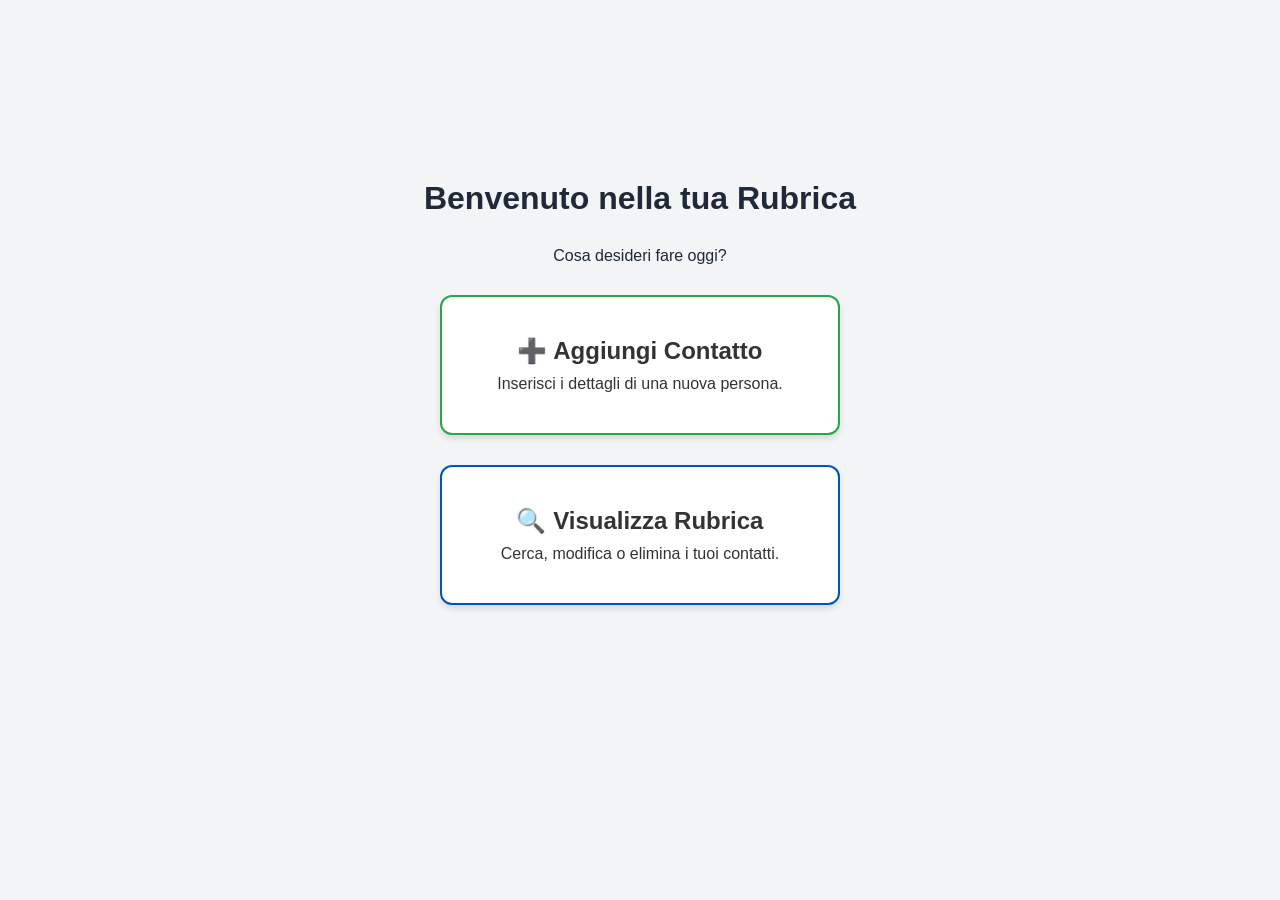
<file: Frontend/index.html>
<!DOCTYPE html>
<html lang="it">
<head>
    <meta charset="UTF-8">
    <meta name="viewport" content="width=device-width, initial-scale=1.0">
    <title>Rubrica - Home</title>
    <link rel="stylesheet" href="style.css">
    <style>
        .home-container {
            display: flex;
            flex-direction: column;
            align-items: center;
            justify-content: center;
            min-height: 80vh;
            gap: 30px;
        }
        .action-card {
            background: #fff;
            padding: 40px;
            border-radius: 12px;
            box-shadow: 0 4px 6px rgba(0,0,0,0.1);
            text-align: center;
            width: 100%;
            max-width: 400px;
            text-decoration: none;
            color: #333;
            transition: transform 0.2s;
            border: 2px solid transparent;
        }
        .action-card:hover {
            transform: translateY(-5px);
        }
        .card-add { border-color: #28a745; }
        .card-view { border-color: #0056b3; }
        .action-card h2 { margin-bottom: 10px; }
    </style>
</head>
<body>

    <div class="container home-container">
        <h1>Benvenuto nella tua Rubrica</h1>
        <p>Cosa desideri fare oggi?</p>

        <a href="crea.html" class="action-card card-add">
            <h2>➕ Aggiungi Contatto</h2>
            <p>Inserisci i dettagli di una nuova persona.</p>
        </a>

        <a href="visualizza.html" class="action-card card-view">
            <h2>🔍 Visualizza Rubrica</h2>
            <p>Cerca, modifica o elimina i tuoi contatti.</p>
        </a>
    </div>

</body>
</html>
</file>
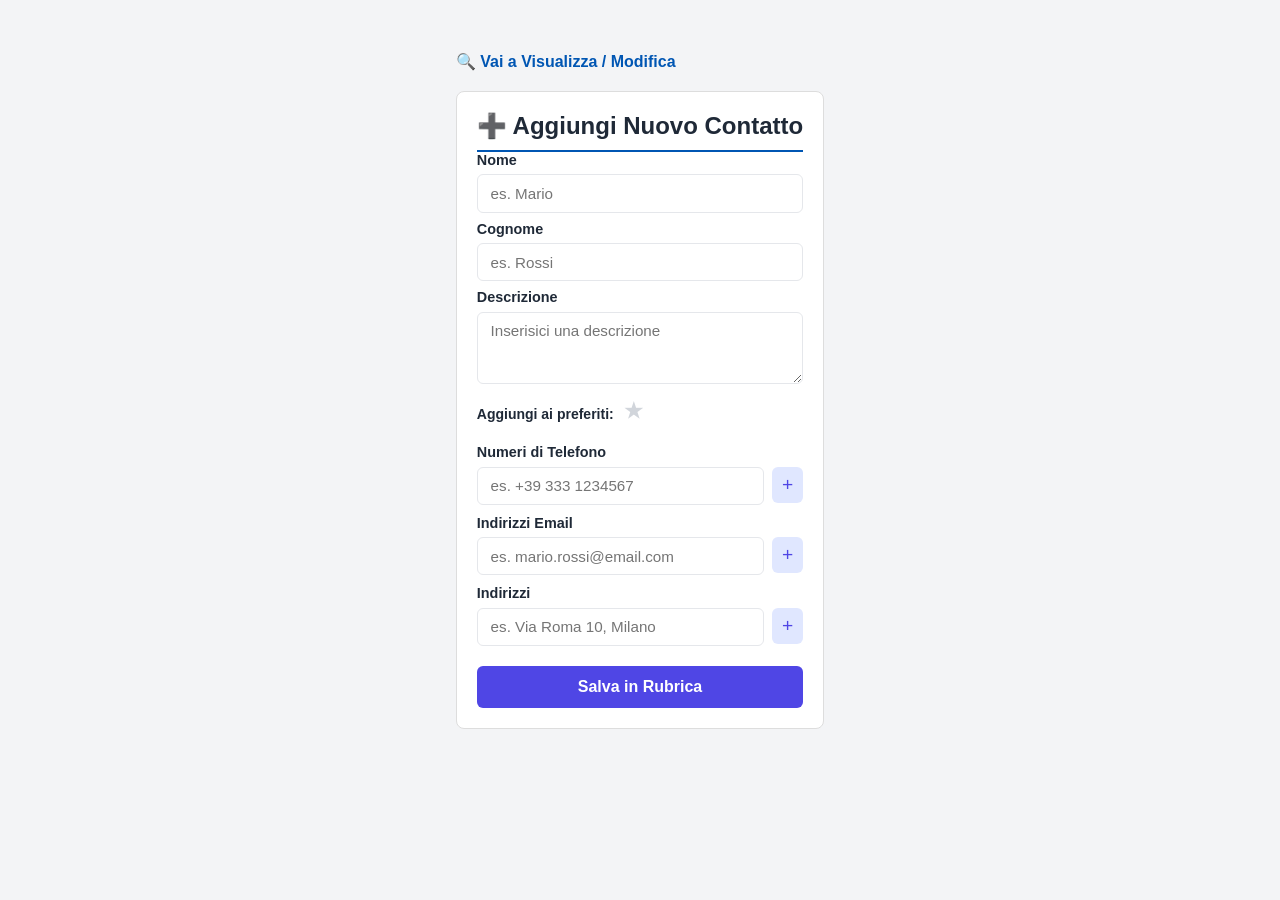
<file: Frontend/crea.html>
<!DOCTYPE html>
<html lang="it">
<head>
    <meta charset="UTF-8">
    <meta name="viewport" content="width=device-width, initial-scale=1.0">
    <title>Rubrica - Nuovo Contatto</title>
    <link rel="stylesheet" href="style.css">
</head>
<body>

    <div class="container" style="max-width: 800px; margin: 0 auto; padding: 20px;">
        
        <nav style="margin-bottom: 20px;">
            <a href="visualizza.html" style="color: #0056b3; font-weight: bold; text-decoration: none;">🔍 Vai a Visualizza / Modifica</a>
        </nav>

        <section class="form-panel" style="background: #fff; padding: 20px; border-radius: 8px; border: 1px solid #ddd;">
            <h2 style="margin-top: 0; padding-bottom: 10px; border-bottom: 2px solid #0056b3;">➕ Aggiungi Nuovo Contatto</h2>
                
            <div class="form-group">
                <label for="name">Nome</label>
                <div class="dynamic-input-group">
                    <input type="text" id="name" class="form-control" placeholder="es. Mario">
                </div>

                <label for="surname">Cognome</label>
                <div class="dynamic-input-group">
                    <input type="text" id="surname" class="form-control" placeholder="es. Rossi">
                </div>

                <label for="name">Descrizione</label>
                <div class="dynamic-input-group">
                     <textarea id="description" class="form-control textarea-resizable" rows="3" placeholder="Inserisici una descrizione"></textarea>
                </div>

                <div class="fav-input-group" style="margin: 15px 0; display: flex; align-items: center; gap: 10px;">
                    <span style="font-size: 14px; font-weight: bold;">Aggiungi ai preferiti:</span>
                    <label class="card-fav-toggle" style="cursor: pointer; font-size: 20px;">
                        <input type="checkbox" id="isFavorite">
                        <span class="star">★</span>
                    </label>
                </div>

                </div>
                <div class="form-group" id="number-container">
                <label>Numeri di Telefono</label>
                <div class="dynamic-input-group">
                    <input type="tel" class="form-control number" placeholder="es. +39 333 1234567">
                    <button type="button" id="addNumber" class="btn-add-field" title="Aggiungi numero">+</button>
                </div>
            </div>

            <div class="form-group" id="emails-container">
                <label>Indirizzi Email</label>
                <div class="dynamic-input-group">
                    <input type="email" class="form-control email" placeholder="es. mario.rossi@email.com">
                    <button type="button" id="addEmail" class="btn-add-field" title="Aggiungi email">+</button>
                </div>
            </div>

            <div class="form-group" id="address-container">
                <label>Indirizzi</label>
                <div class="dynamic-input-group">
                    <input type="text" class="form-control address" placeholder="es. Via Roma 10, Milano">
                    <button type="button" id="addAddress" class="btn-add-field" title="Aggiungi indirizzo">+</button>
                </div>
            </div>
            
            <button type="submit" id="postContact" class="btn-submit" style="width: 100%; margin-top: 10px;">Salva in Rubrica</button>
        </section>

    </div>
    
    <script src="api.js"></script>
    <script src="main_crea.js"></script>
</body>
</html>
</file>
<file: Frontend/style.css>
/* =============================================
   VARIABILI
   ============================================= */
:root {
    --primary-color: #4f46e5;
    --primary-hover: #4338ca;
    --bg-color: #f3f4f6;
    --card-bg: #ffffff;
    --text-main: #1f2937;
    --text-muted: #6b7280;
    --border-color: #e5e7eb;
    --accent-fav: #eab308;

    --blue: #0056b3;
    --blue-light: #f0f7ff;
    --green: #28a745;
    --green-light: #f4fbf6;
    --cyan: #17a2b8;
    --orange: #fd7e14;
    --teal: #20c997;
    --purple: #6f42c1;
    --gray: #6c757d;
}

/* =============================================
   RESET & BASE
   ============================================= */
* {
    box-sizing: border-box;
    margin: 0;
    padding: 0;
    font-family: 'Segoe UI', Roboto, Helvetica, Arial, sans-serif;
}

body {
    background-color: var(--bg-color);
    color: var(--text-main);
    padding: 2rem 1rem;
    display: flex;
    justify-content: center;
}

/* =============================================
   LAYOUT
   ============================================= */
.page-container {
    display: flex;
    flex-direction: column;
    gap: 40px;
    max-width: 800px;
    margin: 0 auto;
    padding: 20px;
    width: 100%;
}

.section-divider {
    border: 0;
    border-top: 1px solid #ccc;
    margin: 0;
}

/* =============================================
   NAVIGAZIONE
   ============================================= */
.top-nav {
    /* spazio per eventuali futuri link */
}

.nav-link-create {
    color: var(--green);
    font-weight: bold;
    text-decoration: none;
}

/* =============================================
   PANNELLI
   ============================================= */
.form-panel,
.list-panel {
    background: var(--card-bg);
    padding: 20px;
    border-radius: 8px;
}

.panel-blue {
    border: 1px solid var(--blue);
}

.panel-green {
    border: 1px solid var(--green);
}

/* =============================================
   TITOLI PANNELLO
   ============================================= */
.panel-title {
    margin-top: 0;
    padding-bottom: 10px;
    border-bottom-width: 2px;
    border-bottom-style: solid;
}

.panel-title--blue {
    border-bottom-color: var(--blue);
    color: var(--blue);
}

.panel-title--green {
    border-bottom-color: var(--green);
    color: var(--green);
}

/* =============================================
   FORM
   ============================================= */
.form-group {
    margin-bottom: 10px;
}

.form-group--last {
    margin-bottom: 20px;
}

.form-group--highlight-blue {
    margin-bottom: 20px;
    background: var(--blue-light);
    padding: 15px;
    border-radius: 4px;
}

.form-group label {
    display: block;
    margin-bottom: 0.4rem;
    font-weight: 600;
    font-size: 0.9rem;
    color: var(--text-main);
}

.label-bold {
    font-weight: bold;
}

.label-block {
    display: block;
    margin-bottom: 5px;
}

.form-control {
    width: 100%;
    padding: 0.6rem 0.8rem;
    border: 1px solid var(--border-color);
    border-radius: 6px;
    font-size: 0.95rem;
    outline: none;
    transition: border-color 0.2s;
}

.form-control:focus {
    border-color: var(--primary-color);
}

.textarea-resizable {
    resize: vertical;
}

/* =============================================
   FORM MODIFICA
   ============================================= */
.edit-form-container {
    padding: 15px;
    border: 1px dashed var(--blue);
    border-radius: 4px;
}

.edit-form-title {
    margin-top: 0;
    color: var(--blue);
    font-size: 16px;
}

.hidden {
    display: none;
}

/* Riga preferito */
.fav-row {
    margin: 15px 0;
    display: flex;
    align-items: center;
    gap: 10px;
}

.fav-label {
    font-weight: bold;
}

/* =============================================
   BOTTONI AZIONE
   ============================================= */
.action-buttons-container {
    display: flex;
    gap: 15px;
    margin-top: 20px;
}

.btn-save {
    flex: 2;
    background-color: var(--blue);
    font-weight: bold;
    color: white;
    padding: 10px;
    border: none;
    border-radius: 4px;
    cursor: pointer;
}

.btn-save:hover {
    background-color: #004494;
}

.btn-delete {
    flex: 1;
    padding: 10px;
}

.btn-submit {
    width: 100%;
    background: var(--primary-color);
    color: white;
    border: none;
    padding: 0.75rem;
    border-radius: 6px;
    font-size: 1rem;
    font-weight: 600;
    cursor: pointer;
    transition: background 0.2s;
    margin-top: 0.5rem;
}

.btn-submit:hover {
    background: var(--primary-hover);
}

.btn-danger {
    background-color: #dc3545;
    color: white;
    border: none;
    padding: 6px 12px;
    border-radius: 4px;
    cursor: pointer;
    font-weight: bold;
}

.btn-danger:hover {
    background-color: #bd2130;
}

.btn-secondary {
    background-color: #6c757d;
    color: white;
    border: none;
    padding: 6px 12px;
    border-radius: 4px;
    cursor: pointer;
    font-size: 13px;
    margin-top: 5px;
}

.btn-secondary:hover {
    background-color: #5a6268;
}

.btn-remove-field {
    background-color: #e63946;
    color: white;
    border: none;
    border-radius: 4px;
    padding: 8px 12px;
    cursor: pointer;
    font-weight: bold;
}

.btn-remove-field:hover {
    background-color: #c32f3a;
}

.btn-delete-inline {
    background-color: #fff3f3;
    color: #dc3545;
    border: 1px solid #f5c6cb;
    padding: 4px 8px;
    border-radius: 4px;
    cursor: pointer;
    font-size: 12px;
    font-weight: bold;
    white-space: nowrap;
}

.btn-delete-inline:hover {
    background-color: #dc3545;
    color: white;
}

/* =============================================
   RICERCA E LISTA CONTATTI
   ============================================= */
.search-container {
    display: flex;
    flex-direction: column;
    gap: 10px;
    margin-bottom: 20px;
}

.contact-list-box {
    margin-bottom: 20px;
    background: var(--green-light);
    padding: 15px;
    border-radius: 4px;
    border-left: 4px solid var(--green);
}

/* =============================================
   SCHEDA DETTAGLIO CONTATTO
   ============================================= */
.contact-detail-container {
    margin-bottom: 25px;
    padding: 20px;
    border: 1px dashed var(--green);
    border-radius: 6px;
    background-color: #fafafa;
}

.contact-detail-title {
    margin-top: 0;
    color: var(--green);
    border-bottom: 1px solid #e0e0e0;
    padding-bottom: 5px;
}

.contact-detail-grid {
    display: flex;
    flex-direction: column;
    gap: 15px;
    margin-top: 15px;
}

/* Card singola dettaglio */
.detail-card {
    background: var(--card-bg);
    padding: 10px 15px;
    border-radius: 4px;
    border-left-width: 4px;
    border-left-style: solid;
    box-shadow: 0 1px 3px rgba(0, 0, 0, 0.05);
}

.detail-card--gray   { border-left-color: var(--gray); }
.detail-card--cyan   { border-left-color: var(--cyan); }
.detail-card--orange { border-left-color: var(--orange); }
.detail-card--teal   { border-left-color: var(--teal); }
.detail-card--purple { border-left-color: var(--purple); }

.detail-card__label {
    font-size: 12px;
    text-transform: uppercase;
    color: #888;
    font-weight: bold;
    display: block;
}

.detail-card__name-row {
    font-size: 18px;
    font-weight: bold;
    color: #333;
    margin-top: 5px;
    display: flex;
    align-items: center;
    gap: 10px;
}

.detail-card__list {
    margin-top: 5px;
    color: #333;
    display: flex;
    flex-direction: column;
    gap: 5px;
}

.detail-card__description {
    margin-top: 5px;
    color: #333;
    white-space: pre-wrap;
}

/* =============================================
   BADGE PREFERITO
   ============================================= */
.fav-star {
    color: #ffc107;
    margin-left: 5px;
}

.fav-badge {
    background-color: #fff3cd;
    color: #856404;
    border: 1px solid #ffeeba;
    padding: 4px 8px;
    border-radius: 4px;
    font-size: 12px;
    font-weight: bold;
    display: inline-flex;
    align-items: center;
    gap: 4px;
}

/* =============================================
   RIGHE DATI (telefoni, email, indirizzi)
   ============================================= */
.view-data-row {
    display: flex;
    justify-content: space-between;
    align-items: center;
    background: #fdfdfd;
    padding: 6px 10px;
    border-radius: 4px;
    border: 1px solid #eaeaea;
}

/* =============================================
   VOCI LISTA CONTATTI CLICCABILI
   ============================================= */
.voce-contatto {
    padding: 8px 12px;
    cursor: pointer;
    border-radius: 4px;
    transition: background-color 0.2s, padding-left 0.2s, border-left 0.2s;
}

.voce-contatto:hover {
    background-color: #f0f0f0;
    color: var(--green);
    padding-left: 16px;
    border-left: 3px solid var(--green);
}

/* =============================================
   DYNAMIC ROW (campi aggiuntivi)
   ============================================= */
.dynamic-input-group {
    display: flex;
    gap: 0.5rem;
    margin-bottom: 0.5rem;
}

.dynamic-row {
    display: flex;
    gap: 10px;
    margin-bottom: 8px;
    align-items: center;
}

/* =============================================
   TOGGLE PREFERITO (stella)
   ============================================= */
.card-fav-toggle {
    cursor: pointer;
    font-size: 20px;
}

.card-fav-toggle input {
    display: none;
}

.card-fav-toggle .star {
    font-size: 1.3rem;
    color: #d1d5db;
    transition: color 0.2s;
}

.card-fav-toggle input:checked + .star {
    color: var(--accent-fav);
}

/* =============================================
   GRID CONTATTI
   ============================================= */
.contacts-grid {
    display: grid;
    grid-template-columns: 1fr;
    gap: 1rem;
}

@media (min-width: 1000px) {
    .contacts-grid {
        grid-template-columns: 1fr 1fr;
    }
}

/* Card singolo contatto */
.contact-card {
    border: 1px solid var(--border-color);
    border-radius: 8px;
    padding: 1rem;
    position: relative;
    display: flex;
    flex-direction: column;
    gap: 0.5rem;
    background: #fafafa;
}

.contact-header {
    display: flex;
    justify-content: space-between;
    align-items: center;
    border-bottom: 1px solid var(--border-color);
    padding-bottom: 0.5rem;
    margin-bottom: 0.25rem;
}

.contact-name {
    font-weight: 700;
    font-size: 1.1rem;
}

/* Sezioni dettagli card */
.detail-section {
    font-size: 0.85rem;
}

.detail-title {
    font-weight: 600;
    color: var(--text-muted);
    text-transform: uppercase;
    font-size: 0.75rem;
    letter-spacing: 0.05em;
    margin-bottom: 0.15rem;
}

.detail-list {
    list-style: none;
    padding-left: 0.25rem;
}

.detail-list li {
    color: var(--text-main);
    margin-bottom: 0.1rem;
    display: flex;
    align-items: center;
    gap: 0.3rem;
}

.detail-list li::before {
    content: "•";
    color: var(--primary-color);
    font-weight: bold;
}

/* =============================================
   BOTTONE ADD FIELD
   ============================================= */
.btn-add-field {
    background: #e0e7ff;
    color: var(--primary-color);
    border: none;
    border-radius: 6px;
    width: 36px;
    height: 36px;
    font-size: 1.2rem;
    cursor: pointer;
    display: flex;
    align-items: center;
    justify-content: center;
    transition: background 0.2s;
}

.btn-add-field:hover {
    background: #c7d2fe;
}
</file>
